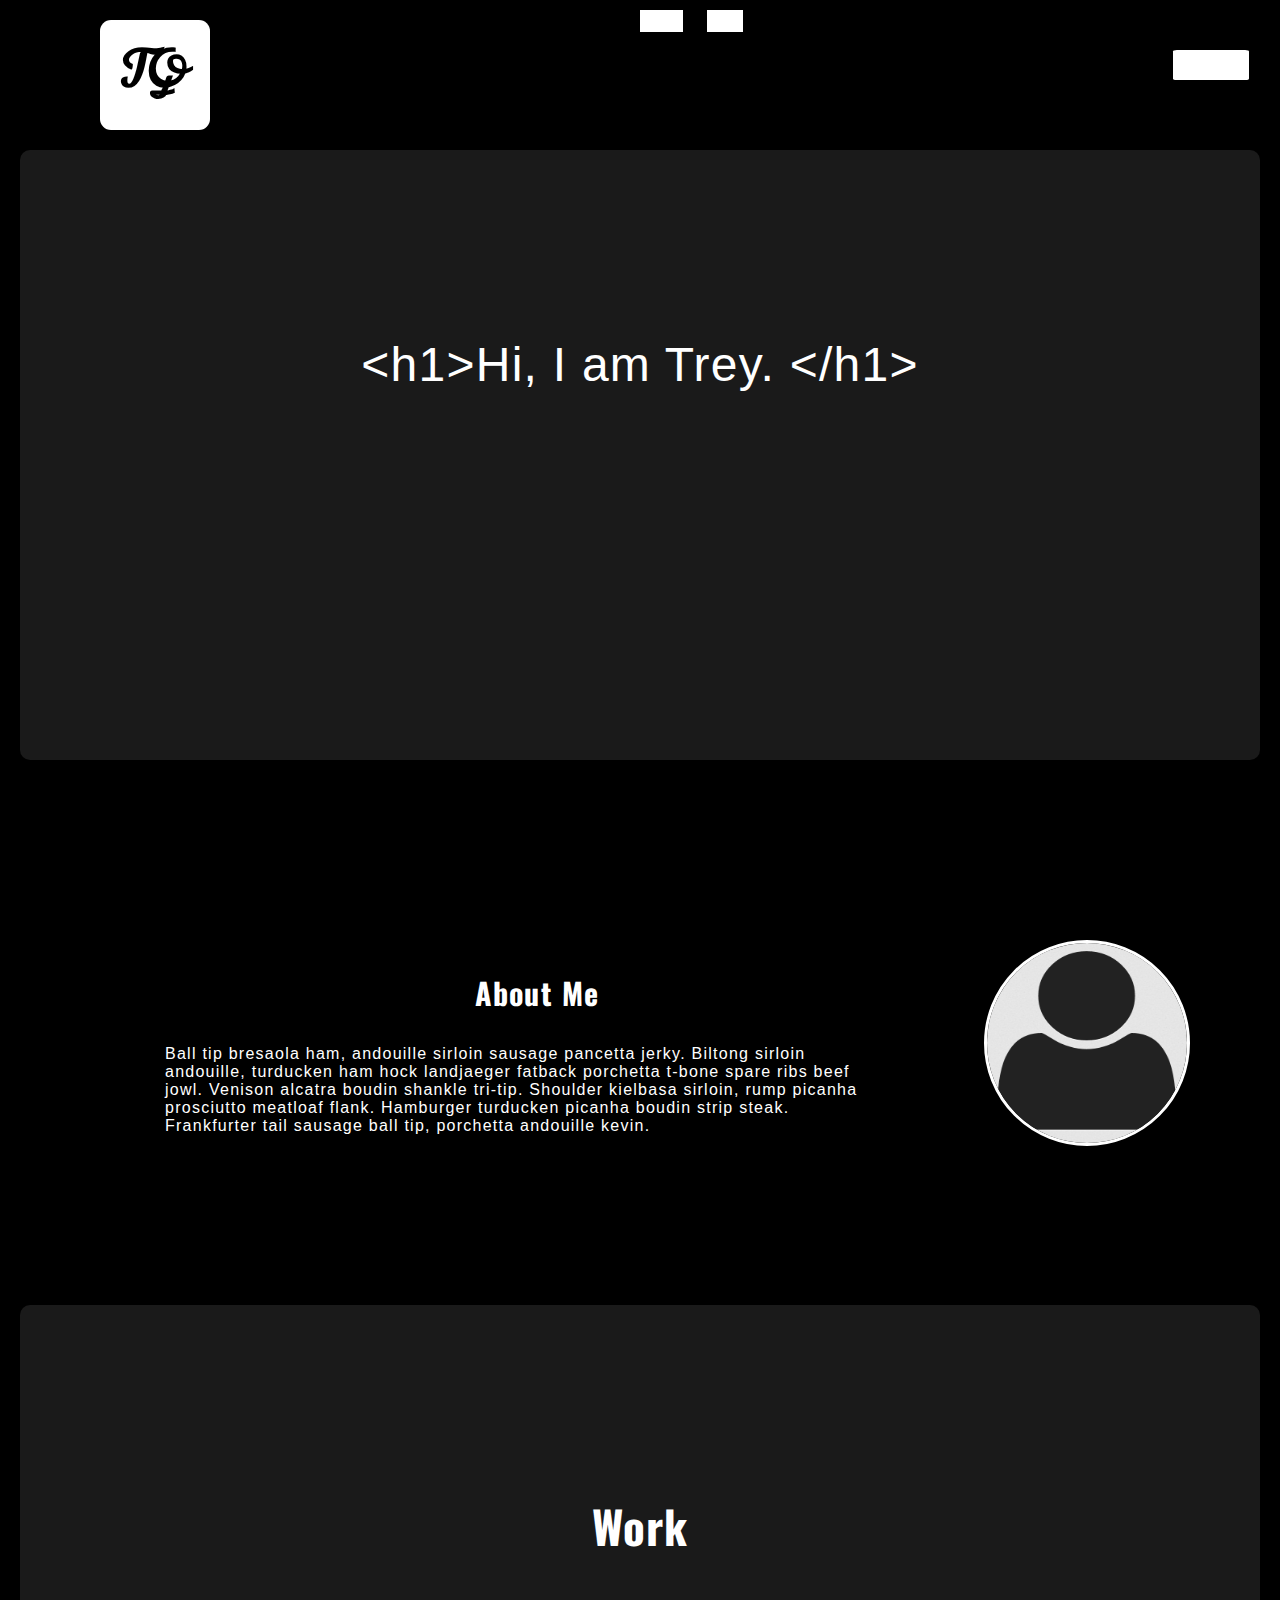
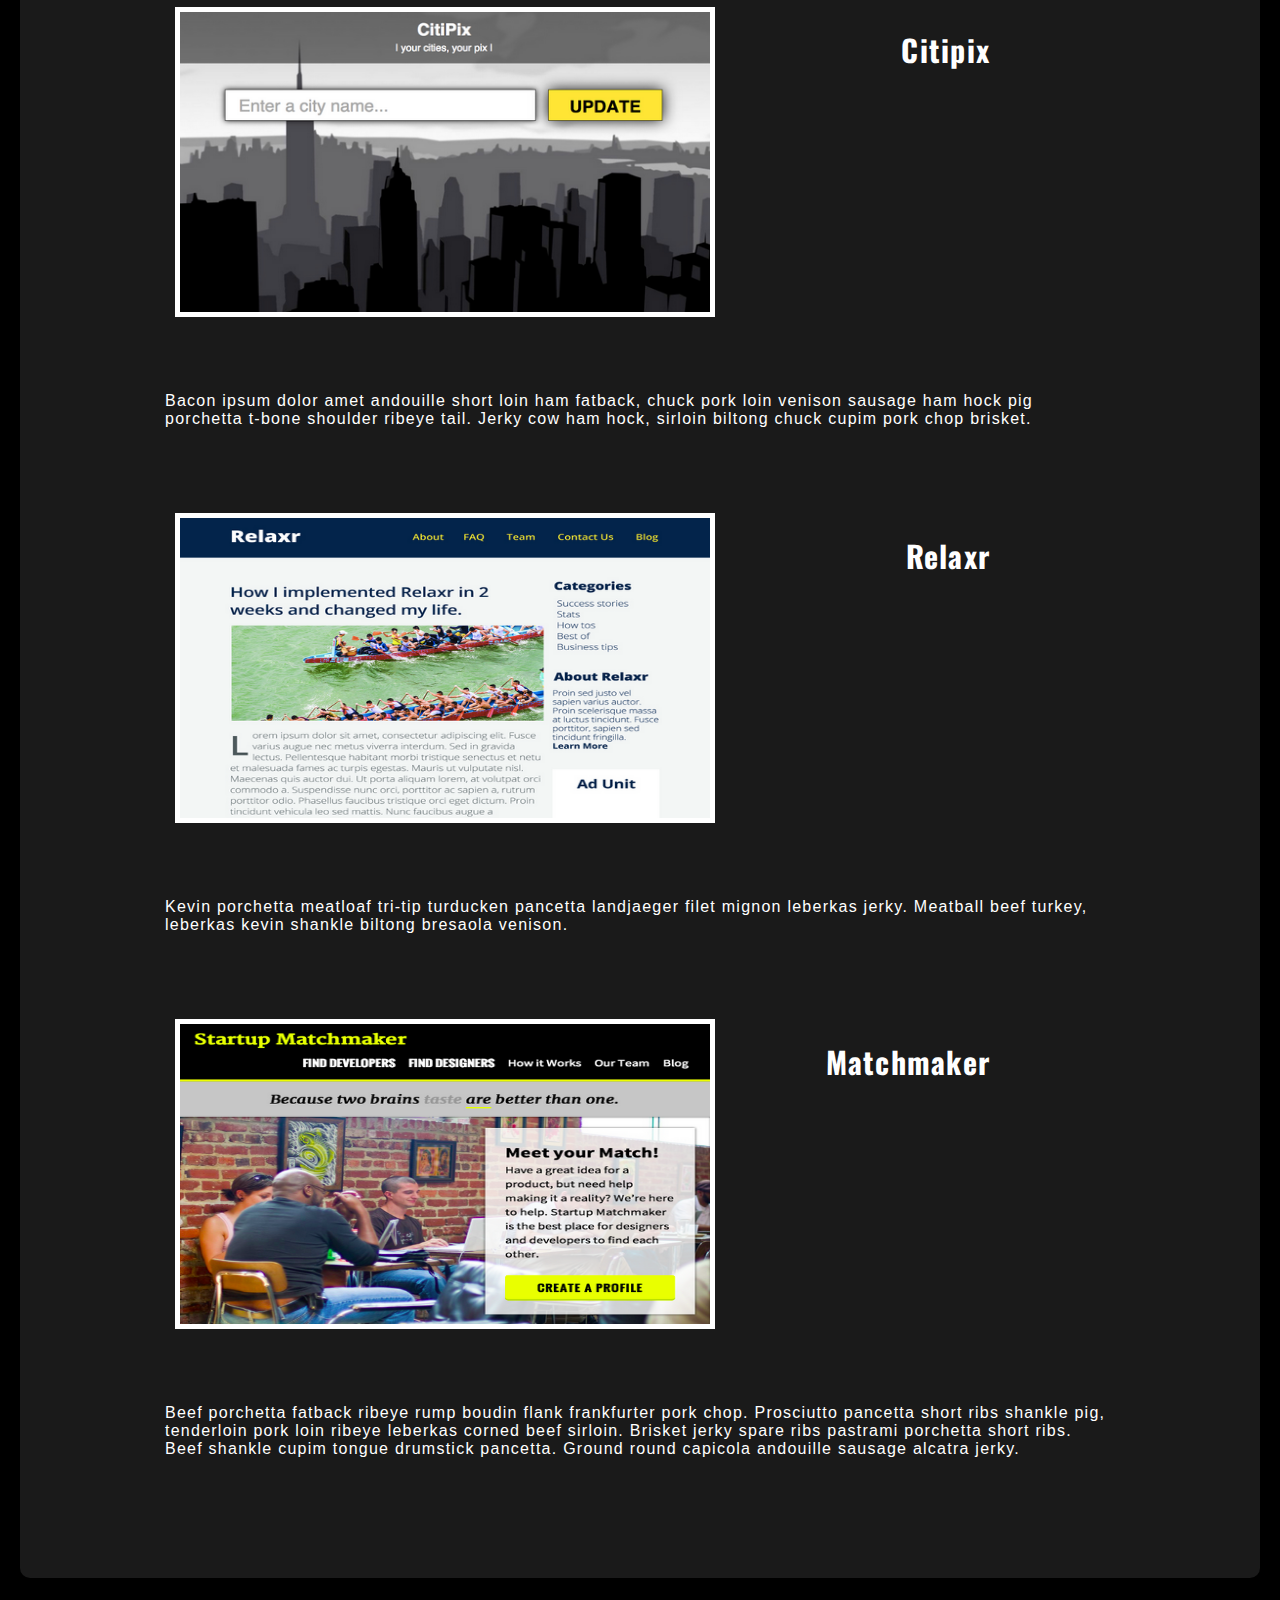
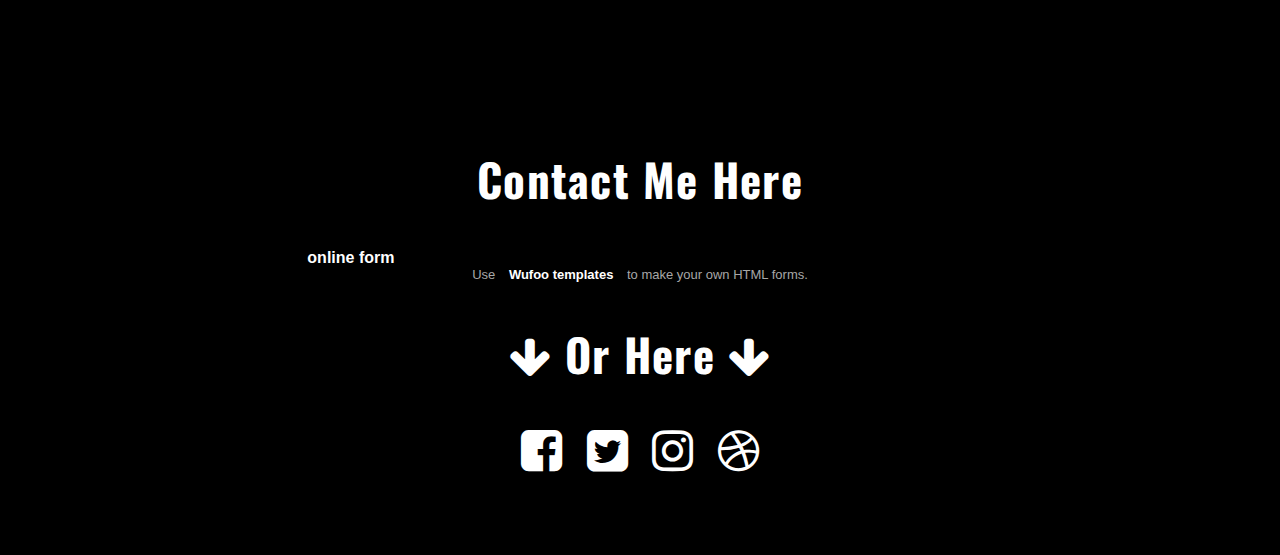
<file: index.html>
<!DOCTYPE html>
<html>
	<head>
		<title>Trey Quattlebaum</title>
		<link rel="stylesheet" href="https://maxcdn.bootstrapcdn.com/font-awesome/4.5.0/css/font-awesome.min.css">
		<link href='https://fonts.googleapis.com/css?family=Norican' rel='stylesheet' type='text/css'>
		<link rel="stylesheet" href="http://yui.yahooapis.com/pure/0.6.0/pure-min.css">
		<link href='https://fonts.googleapis.com/css?family=Oswald' rel='stylesheet' type='text/css'>
		<link rel="stylesheet" href="css/normalize.css">
		<link rel="stylesheet" href="css/style.css">
	</head>
	<body>
		<div class="container">
			<header id= "header">
				<h1 id="logo" class="blackFix">TQ</h1>
				<a class="pure-button" href="#body">About</a>
				<a class="pure-button" href="#work">Work</a>
				<a id="hire" class="pure-button" href="#contact">HIRE ME</a>
			</header>
		</div>
		<div id="billboard" >
			<!-- <div class="billboard"> -->
				<section class="section section-3">
    			<p class="text-wrapper">
        			<!-- <h1 class="h1Fix"> -->
								<span>&#60;h1&#62;</span><span>Hi, I</span> <span>am Tr</span><span>ey. </span> <span>&#60;/h1&#62;</span><br>
							<!-- </h1> -->
							<!-- <h3 class="black"> -->
								<span>&#60;h3&#62;</span><span>I am a </span><span>Front-</span><span>end Dev</span><span>eloper.</span>
								<span>&#60;/h3&#62;</span>
							<!-- </h3> -->
    			</p>
				</section>
			<!-- <h1 class="h1Fix">&#60;h1&#62; Hi, I am Trey. &#60;/h1&#62;</h1> -->
			<!-- <h3 class="black">&#60;h3&#62; I am a Front-end Developer. &#60;/h3&#62;</h3> -->
		<!-- </div>-->
	</div>
		<div id="body">
			<img id="avatar" src="images/avatar.png" alt="avatar"/>
			<h3 class="underline">About Me</h3>
			<p>Ball tip bresaola ham, andouille sirloin sausage pancetta jerky. Biltong sirloin andouille, turducken ham hock landjaeger fatback porchetta t-bone spare ribs beef jowl. Venison alcatra boudin shankle tri-tip. Shoulder kielbasa sirloin, rump picanha prosciutto meatloaf flank. Hamburger turducken picanha boudin strip steak. Frankfurter tail sausage ball tip, porchetta andouille kevin.</p>
		</div>
		<div id="work">
			<h2 class="marginplus">Work</h2>
			<a href="projects/CitiPix homework/index.html"><img class="work" src="images/citipix_deliverable.png" alt="Citipix"/></a>
			<h3 class="workhead">Citipix</h3>
			<p class="discription">Bacon ipsum dolor amet andouille short loin ham fatback, chuck pork loin venison sausage ham hock pig porchetta t-bone shoulder ribeye tail. Jerky cow ham hock, sirloin biltong chuck cupim pork chop brisket.</p>
			<a href="projects/Relaxr Landing Page/landingpage.html"><img class="work" src="images/relaxr_deliverable.png" alt="Relaxr"/></a>
			<h3 class="workhead">Relaxr</h3>
			<p class="discription">Kevin porchetta meatloaf tri-tip turducken pancetta landjaeger filet mignon leberkas jerky. Meatball beef turkey, leberkas kevin shankle biltong bresaola venison.</p>
			<a href="projects/Match/index.html"><img class="work" src="images/startup_matchmaker_deliverable.png" alt="Matchmaker"/></a>
			<h3 class="workhead">Matchmaker</h3>
			<p class="discription">Beef porchetta fatback ribeye rump boudin flank frankfurter pork chop. Prosciutto pancetta short ribs shankle pig, tenderloin pork loin ribeye leberkas corned beef sirloin. Brisket jerky spare ribs pastrami porchetta short ribs. Beef shankle cupim tongue drumstick pancetta. Ground round capicola andouille sausage alcatra jerky.</p>
		</div>
		<div id="contact">
			<h2>Contact Me Here</h2>
			<div id="wufoo-zl1uge512trt95">
Fill out my <a href="https://tqbaum.wufoo.com/forms/zl1uge512trt95">online form</a>.
</div>
<div id="wuf-adv" style="font-family:inherit;font-size: small;color:#a7a7a7;text-align:center;display:block;">Use <a href="http://www.wufoo.com/gallery/templates/">Wufoo templates</a> to make your own HTML forms.</div>
<script type="text/javascript">var zl1uge512trt95;(function(d, t) {
var s = d.createElement(t), options = {
'userName':'tqbaum',
'formHash':'zl1uge512trt95',
'autoResize':true,
'height':'502',
'async':true,
'host':'wufoo.com',
'header':'show',
'ssl':true};
s.src = ('https:' == d.location.protocol ? 'https://' : 'http://') + 'www.wufoo.com/scripts/embed/form.js';
s.onload = s.onreadystatechange = function() {
var rs = this.readyState; if (rs) if (rs != 'complete') if (rs != 'loaded') return;
try { zl1uge512trt95 = new WufooForm();zl1uge512trt95.initialize(options);zl1uge512trt95.display(); } catch (e) {}};
var scr = d.getElementsByTagName(t)[0], par = scr.parentNode; par.insertBefore(s, scr);
})(document, 'script');</script>


			<!-- <h2 class="marginplus">Contact me by...</h2>
			<ul>
				<li>Phone:</li>
				<li>770.596.1897</li>
			</ul>
			<h3>Or</h3>
			<ul>
				<li>Email:</li>
				<li>f.m.quattlebaum@gmail.com</li>
			</ul>
			<br> -->
			<div id="arrow">
				<h2 class="marginminus"><i class="fa fa-arrow-down fa-1x"></i>
				Or Here
				<i class="fa fa-arrow-down fa-1x"></i></h2>
			</div>
		</div>
		<div id="footer">
			<a href="https://www.facebook.com/"><i class="fa fa-facebook-square fa-3x"></i></a>
			<a href="https://twitter.com/"><i class="fa fa-twitter-square fa-3x"></i></a>
			<a href="https://www.instagram.com/?hl=en"><i class="fa fa-instagram fa-3x"></i></a>
			<a href="https://dribbble.com/"><i class="fa fa-dribbble fa-3x"></i></a>
		</div>
		<script src="http://ajax.googleapis.com/ajax/libs/jquery/1.11.1/jquery.min.js"></script>
    <script src="js/jScrollability.js"></script>
    <script src="js/main.js"></script>
	</body>
</html>
</file>
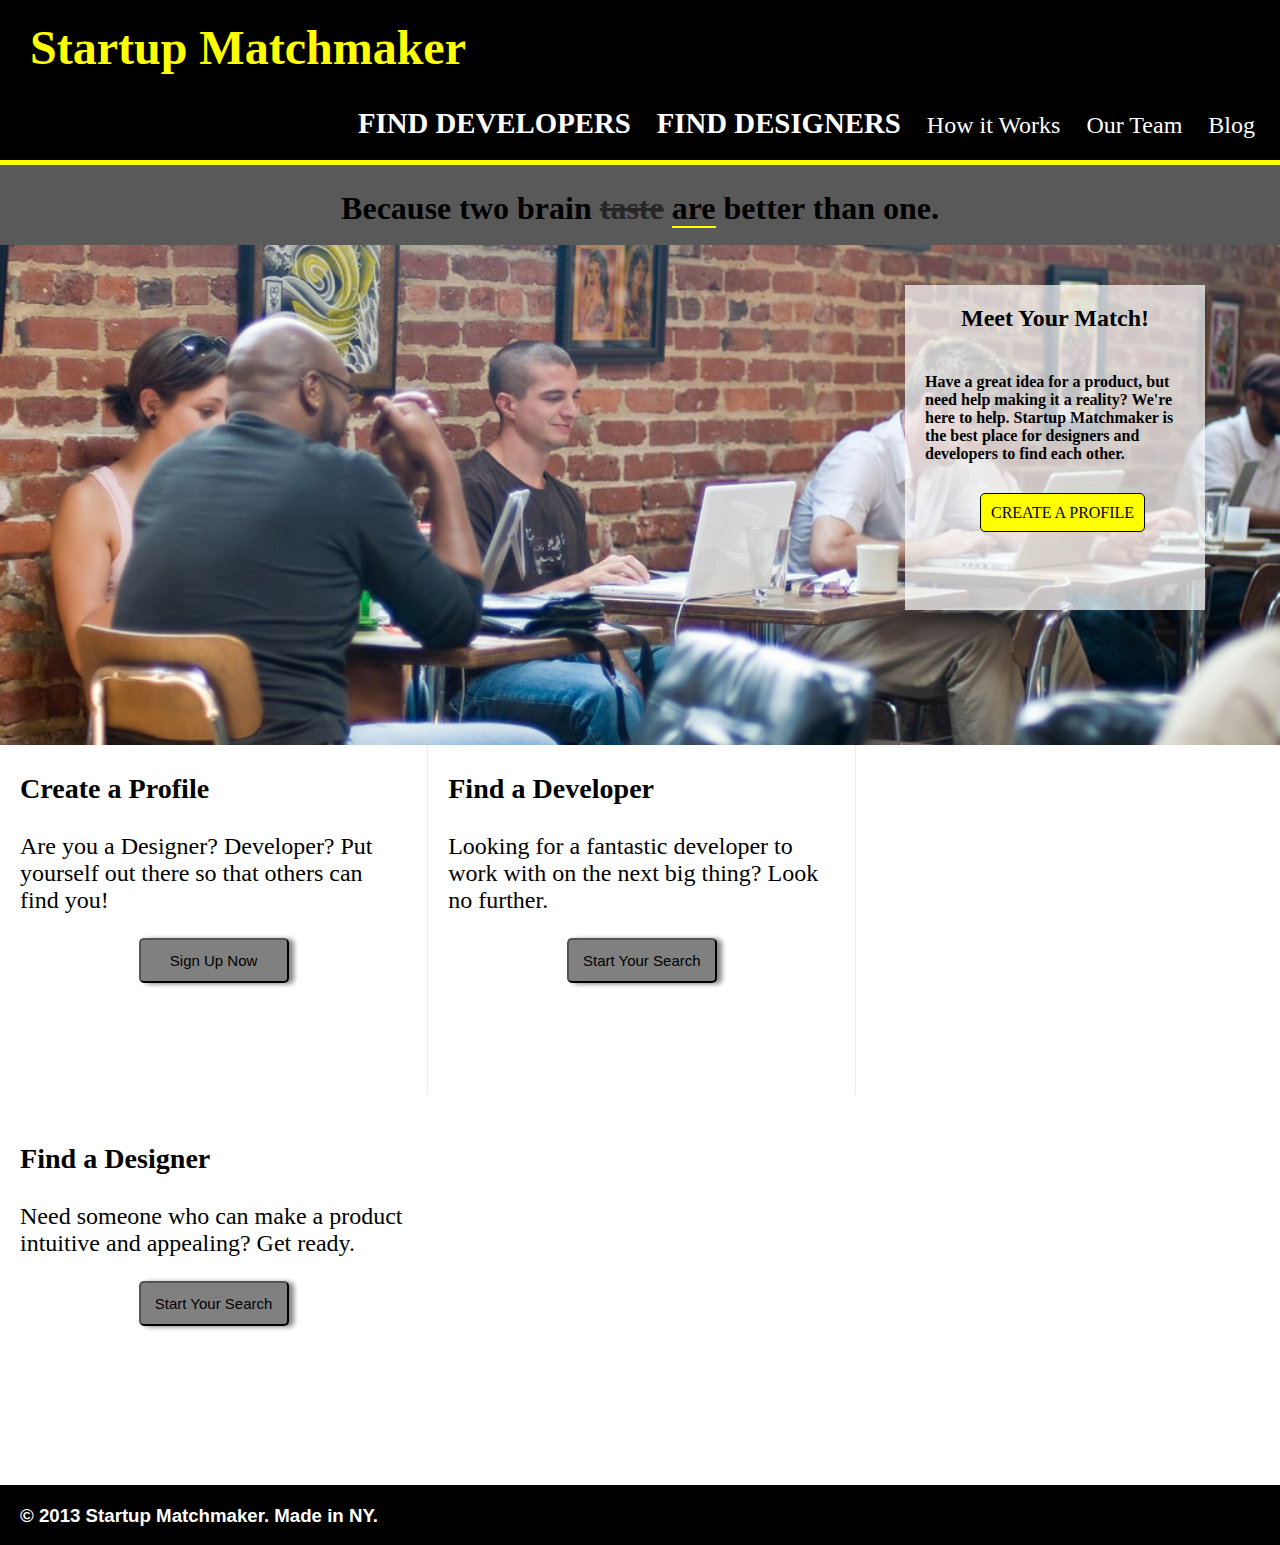
<file: projects/Match/index.html>
<!DOCTYPE html>
<html lang="en">
	<head>
		<link rel="stylesheet" href="style.css">
	</head>
	<body>
		<header>
  			<h1>Startup Matchmaker</h1>
   		<nav>
          	<a class="bold" href="#">FIND DEVELOPERS</a>
          	<a class="bold" href="#">FIND DESIGNERS</a>
       		<a href="#">How it Works</a>
       		<a href="#">Our Team</a>
         	<a href="#">Blog</a>
  		</nav>
 		</header>
		<div id="grayBar">
			<h2 class="bold">Because two brain <span class="through">taste</span>
				<span class="under">are</span> better than one.</h2>
		</div><!--grayBar-->
		<div id="billBoard">
			 <div>
<article class="meet">
    <h2 class="m_title">Meet Your Match!</h2>
    <h4 class="m_body">Have a great idea for a product, but need help making it a reality? We're here to help. Startup Matchmaker is the best place for designers and developers to find each other.</h4>
    <a hrf="#" class="m_button">CREATE A PROFILE</a>
    </article>
    </div>
		</div><!--billBoard-->
		<div>
      <!-- Removed the section tags, used the section class on the elements instead of the div. Teh div created a box for me to organize the articles in. I changed the sections to articles only to make it easier to read. -->
     		<article id="left" class="sections">
       			<!-- <section> -->
        			<h3>Create a Profile</h3>
         			<p>Are you a Designer? Developer? Put yourself out there so that others can find you!</p>
         			<div class="section-buttons">
          				<button>Sign Up Now</button>
         			</div>
       			<!-- </section> -->
     		</article>
     	  <article id="center" class="sections">
       		<!-- <section> -->
         		<h3>Find a Developer</h3>
         		<p>Looking for a fantastic developer to work with on the next big thing? Look no further.</p>
         		<div class="section-buttons">
           			<button>Start Your Search</button>
         		</div>
       		<!-- </section> -->
     	  </article>
     	  <article id="right" class="sections">
       		<!-- <section> -->
         		<h3>Find a Designer</h3>
        		<p>Need someone who can make a product intuitive and appealing? Get ready.</p>
         		<div class="section-buttons">
          			<button>Start Your Search</button>
         		</div>
       		<!-- </section> -->
     	  </article>
   	</div>
		<footer>
        	<h6>&#169; 2013 Startup Matchmaker. Made in NY.</h6>
          <!---h6 tag was not closed out---->
    </footer>
       
	</body>
	</html>
</file>
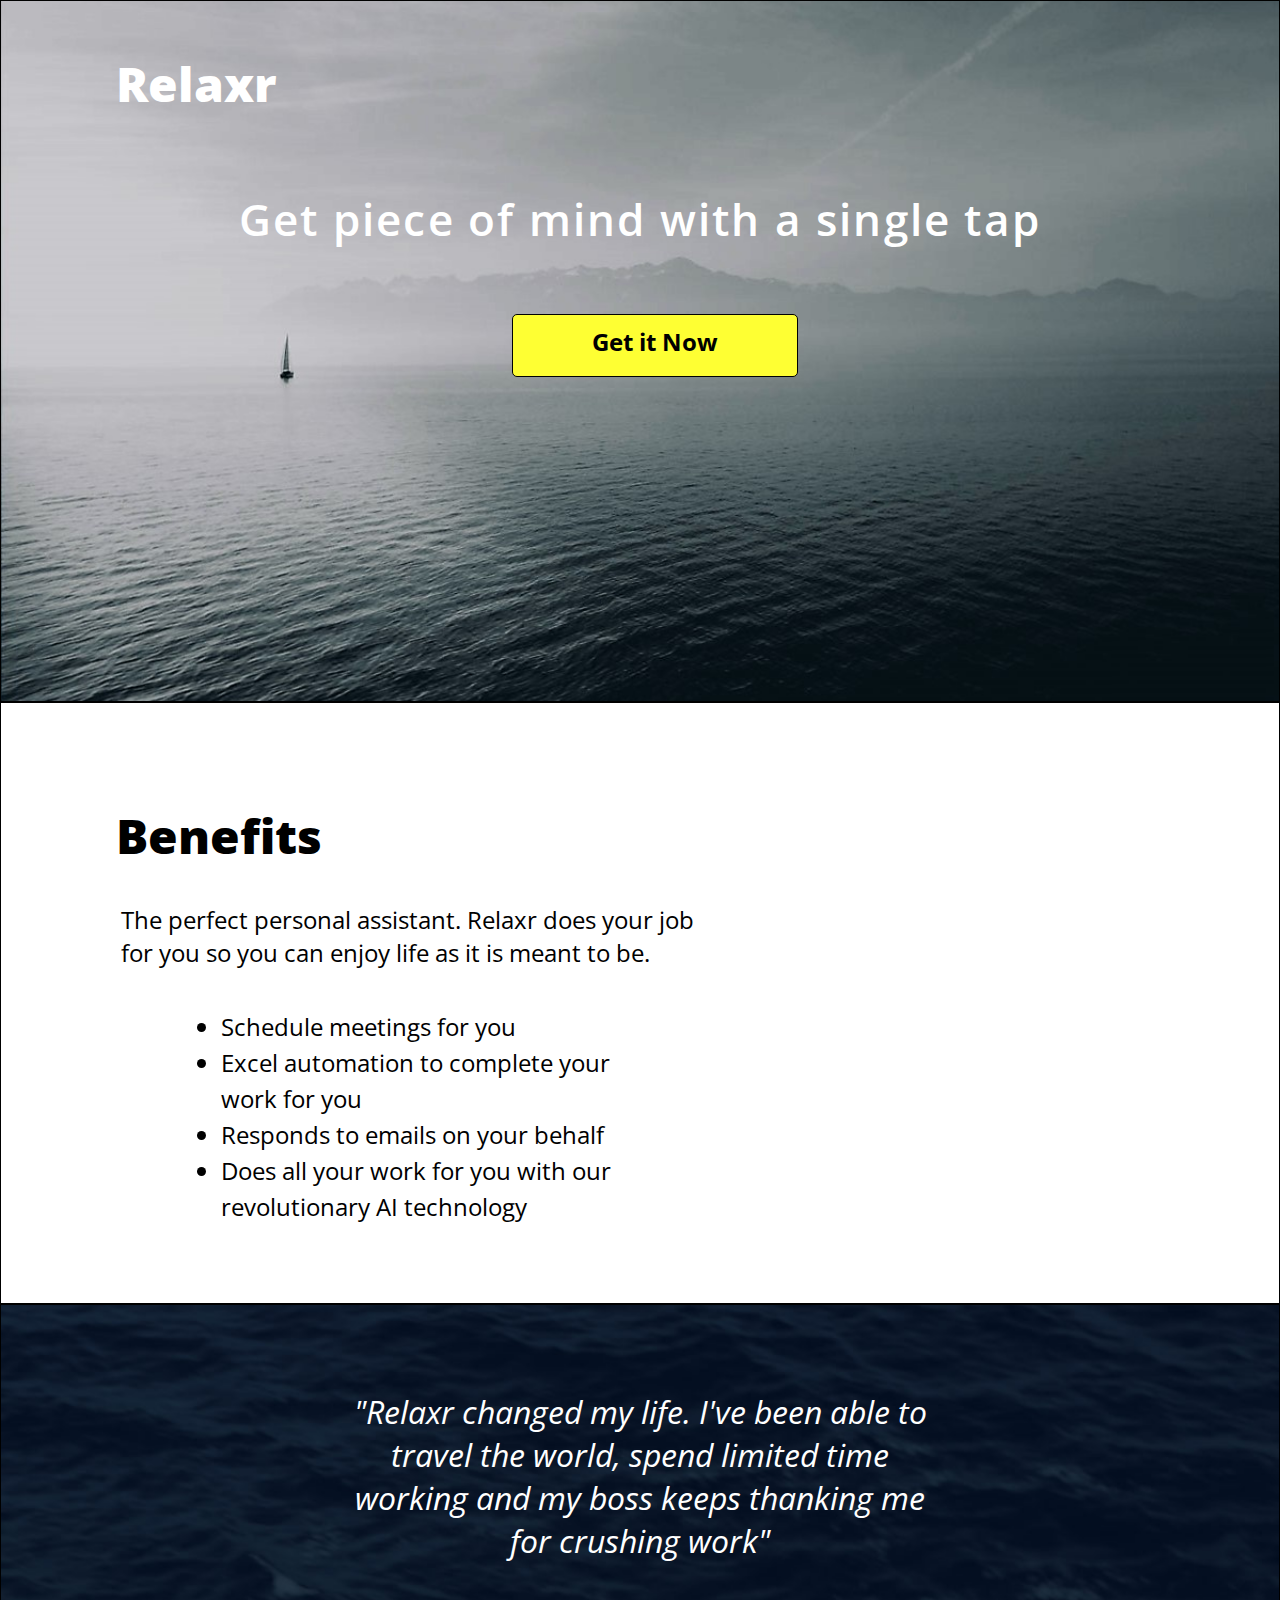
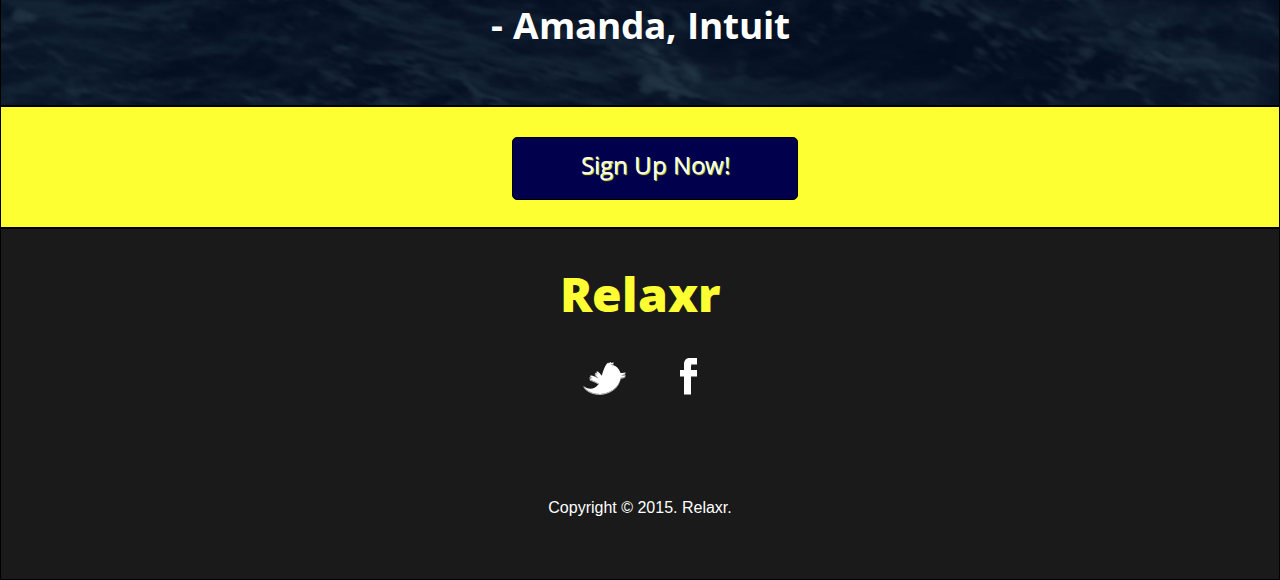
<file: projects/Relaxr Landing Page/landingpage.html>
<!DOCTYPE html>
<html lang="en">
	<head>
    	<meta charset="utf-8">
    	<meta name="description" content="Your description goes here">
    	<meta name="keywords" content="one, two, three">

		<title>Relaxer- Get piece of mind with a single tap</title>

		<!-- external CSS link -->
		<link rel="stylesheet" href="css/normalize.css">
		<link href='https://fonts.googleapis.com/css?family=Open+Sans:600,400,800' rel='stylesheet' type='text/css'>
		<link rel="stylesheet" href="css/style.css">

	</head>
	<body>
		<div id="header">
				<h1>Relaxr</h1>
				<h2 class="center">Get piece of mind with a single tap</h2>
				<a href="#bookmark"><div class="button">Get it Now</div></a>
		</div>
		<div id="benefits">
			<h1>Benefits</h1>
			<div>
				<p>The perfect personal assistant. Relaxr does your job for you so you can enjoy life as it is meant to be.</p>
				<ul>
					<li>Schedule meetings for you</li>
					<li>Excel automation to complete your work for you</li>
					<li>Responds to emails on your behalf</li>
					<li>Does all your work for you with our revolutionary AI technology</li>
				</ul>
			</div>
		</div>
		<div id="quote">
			<blockquote>"Relaxr changed my life. I've been able to travel the world, spend limited time working and my boss keeps thanking me for crushing work"</blockquote>
			<h3>- Amanda, Intuit</h3>
		</div>
		<div id="signUp">
			<div id="bookmark" class="button">Sign Up Now!</div>
		</div>
		<div id="footer">
			<h1>Relaxr</h1>
			<a href="https://twitter.com/?lang=en"><img src="images/twitter.png" alt="Twitter"/></a>
			<a href="https://www.facebook.com/"><img src="images/facebook.png" alt="Facebook"></a>
			<p>Copyright &copy; 2015. Relaxr.</p>
		</div>
	</body>
</html>
</file>
<file: css/style.css>
/*This section of CSS used on all pages*/
#hire, .pure-button, h3, h2, li, .h1Fix, #billboard{
	font-family: "Oswald", sans-serif;
}
body {
	background-color: black;
	/*background-image: url(images/desk.jpg);
	background-repeat: no-repeat;
    background-attachment: fixed;
    background-position: center;
    background-size: cover;
    z-index: -1;*/
}
#header {
	/*text-align: center;
	margin: 20px;
	padding:0px 50px 10px 50px;
	/*background-color: black;*/
	/*border-radius: 10px;*/
	/*opacity: 0.7;*/
	/*position: fixed;*/
}
.container {
	position: fixed;
	top: 0;
	text-align: center;
	margin: 10px 20px;
	padding:0px 70px 10px 70px;
	background-color: black;
	border-radius: 10px;
	width: 1169px;
}
a{
	font-weight: bold;
	text-decoration: none;
	color: white;
	margin: 10px;
}
a:hover {
	color: #0066ff;
}
#logo{
	font-family: "Norican", cursive;
	font-size: 50px;
	float:left;
	border-radius: 10%;
	height: 80px;
	width: 80px;
	padding: 15px 15px 15px 15px;
	margin: 10px;
	background-color: white;
}
#hire{
	font-size: 20px;
	float:right;
	background-color: white;
	border-radius: 5%;
}
.pure-button{
	background-color: white;
	font-size: 15px;
	margin: 40px 10px 40px 10px;
	letter-spacing: 1.25px;
}
#footer{
	text-decoration: none;
	text-align: center;
	padding-top: 25px;
	padding-bottom: 25px;
	margin: 5px 20px 55px 20px;
	/*background-color: black;*/
	border-radius: 10px;
	/*opacity: 0.7;*/
}
h3 {
	text-align: center;
	font-size: 30px;
	color: white;
	letter-spacing: 1.25px;
}
.billboard {
	height: 200px;
	width: 700px;
	margin-left: 375px;
	margin-top: 85px;
	text-align: left;
}
.black {
	color: black;
	text-align: left;
}
.h1Fix{
	/*text-align: left;*/
	font-size: 40px;
	color: black;
	letter-spacing: 1.25px;
}
p{
	font-family: "Oswald light 300", sans-serif;
	color: white;
	letter-spacing: 1.25px;

}

h2 {
	text-align: center;
	color: white;
	font-size: 45px;
	letter-spacing: 1.25px;
}
/*End of all pages CSS*/
#billboard{
	border-radius: 10px;
	/*background-color: white;*/
	background-color: #1a1a1a;
	padding: 75px 70px 35px 70px;
	margin: 150px 20px 5px 20px;
	/*opacity: 0.7;*/
	height: 500px;
	text-align: center;
}
/*Beginning About page CSS*/
#body{
	border-radius: 10px;
	/*background-color: gray;*/
	padding: 150px 70px 35px 70px;
	margin: 30px 20px;
	/*opacity: 0.7;*/
	height: 300px;
}
#avatar{
	height: 200px;
	width: 200px;
	float: right;
	border-radius: 100%;
	border: 3px solid white;
}
#body p {
	width: 700px;
	margin-left: 75px;
}
/*End About page*/
/*Beginning of Work page CSS*/
.work {
	height: 300px;
	width: 530px;
	border: 5px solid white;
	margin-left: 75px;
	float: left;
	opacity: 1;
}
#work {
	display: inline-block;
	border-radius: 10px;
	background-color: #1a1a1a;
	padding: 150px 70px 45px 70px;
	margin: 0px 20px 5px 20px;
}
.discription{
	float: right;
	margin: 75px;
}
.workhead {
	float: right;
	margin-right: 200px;
}

/*End of Work Page CSS*/
/* Beginning of Hire Me page CSS*/
#contact {
	border-radius: 10px;
	/*background-color: black;*/
	padding: 120px 200px 10px 200px;
	margin: 5px 20px 5px 20px;
	/*opacity: 0.7;*/
}
li {
	/*font-family: "Oswald", sans-serif;*/
	text-align: left;
	font-size: 30px;
	color: white;
	list-style: none;
	margin-bottom: 15px;
}
.marginminus {
	margin-bottom: 0px;
}
/*End of Hire Me page*/
.marginplus {
	margin-bottom: 50px,
}
.section-3 .text-wrapper {
    max-width: 900px;
    margin: auto;
    font-size: 3em;
    line-height: 4em;
    margin-top: 4%;
		/*color: black;*/
}
.section-3 .text-wrapper span {
    opacity: 0;
    -webkit-transition: opacity 0.2s;
}
.section-3 .text-wrapper span.visible {
    opacity: 1;
}
#work a {
	clear: right;
	height: 300px;
	width: 530px;
	/*border: 5px solid white;*/
	/*margin-left: 75px;*/
	float: left;
	opacity: 1;
}
.blackFix {
	color: black;
}
</file>
<file: projects/Match/style.css>
#grayBar{
	height: 80px;
	text-align: center;
	background-color: #595959;
	margin-top: 0px;
}
#billBoard{
	background-image: url(images/coworking.jpg);
	background-repeat: no-repeat;
	background-size: cover;
	background-position: center;
	height: 500px;
}
.through{
	text-decoration: line-through;
	color: #262626;
}
.under{
	border-bottom: 2px solid yellow;
}
#grayBar h2{
	padding-top: 25px;
	margin-top: 0px;
	font-size: 200%;
}

footer{
 width: 100%;
 height: 60px;
 background-color: black;
 font-size: 14pt;
 color: white;
 margin-bottom: 0px;
 /*--- footer has a default is display: block;  (without css reset)*/
 display: inline-block;
}
h6 {
 font-family: sans-serif;
 font-size: 14pt;
 color: white;
 padding: 20px 0px 0px 20px;
 /*----Added to clear white space at bottom---------*/
 margin-bottom: 0px;
 /*---- h6 tag has a default margin setting (without css reset)----*/
 margin-top: 0px;
}
.bold{
 font-weight: 800;
 font-size: 120%;

}
header{
 height: 160px;
 background-color: black;
 border-bottom:5px solid yellow;
}
h1{
 color: yellow;
 padding-left: 30px;
 padding-top: 20px;
 font-size: 300%;
/*--Adding margin-top: 0px; got rid of the white space above the header--*/
 margin-top: 0px;
}
nav a{
 color:white;
 padding:10px;
text-decoration: none;

}
nav{
 float: right;
 font-size: 150%;
 padding-right: 15px;
 padding-bottom: 15px;

}
.section-buttons{
   text-align: center;
   margin: 0 auto;
}

button{
   box-shadow: 5px 1px 5px #888888 ;
   background-color: gray;
   border-radius: 5px;
   padding: 12px 0;
   width: 150px;
   font-size: 15px;
}

.sections{
 width: 30.25%;
 /*--- Added a defined hight to .sections-----*/
 height: 350px;
 /*margin: 0 auto;*/
 /*border: 1px solid gray;*/
 /*text-align: center;*/
 /*display: inline-block;*/
 /*margin-right: 0px;*/
 font-size: 150%;
 float: left;
 padding: 0px 20px 0px 20px;
 margin-bottom: 20px;

}

#left{
 /*width: 33%;*/
 /*display:inline-block;*/
}

#center{
 /*width: 33%;*/
 /*display: block;*/
 border-left: 1px solid rgba(192,192,192,0.3);
 border-right: 1px solid rgba(192,192,192,0.3);
 /*margin: 0px;*/
}

#right{
 /*width: 33%;*/
 /*float: right;*/
}
.meet {
    float: right;
    text-align: left;
    background-color:  rgba(255,255,255,.7);
    width: 300px;
    height: 325px;
    margin-top: 40px;
    margin-right: 75px;
}
.m_title {
    text-align: center;
    
        
}
.m_button {
    text-decoration: none;
    background-color: yellow;
    padding: 10px;
    box-shadow: 10px;
    border-radius: 5px;
    margin-left: 25%;
    border: 1px solid black;
    
}
.m_body{
	padding: 20px;
}
body {
	width: 100%;
	margin: 0px;
	padding: 0px;
}
</file>
<file: projects/Relaxr Landing Page/css/style.css>
/*
Project Name: Relaxer Landing Page
Client: Relaxer
Author: Trey Quattlebaum
Front-end Developer
*/

#header, #header h1, h2, .button, #quote, #footer h1 {
    font-family: "Open Sans", sans-serif;
}
#header, #quote{
    background-size: cover;
    background-repeat: no-repeat;
    background-position: center;
}
#header{
    background-image: url(../images/header_bg.jpg);
    height: 700px;
    background-color: grey;
    text-align: center;
}
#header h1{
    height: 38px;
    width: 158px;
    color: white;
    margin: 50px 115px;
    font-size: 3em;
    font-weight: 800;
}
body>div{
    border: 1px solid black;
}
h2{
    color: white;
    margin-top: 100px;
    margin-bottom: 65px;
    font-size: 2.75em;
    font-weight: 600;
    letter-spacing: 0.05em
}
.button {
    font-size: 1.5em;
    margin-top: 25px;
    height: 51px;
    width: 284px;
    border-radius: 5px;
    border: 1px solid black;
    text-shadow: 1px 1px 1px #feff33;
    margin-left: 40%;
    padding-top: 10px;
}
a {
    text-decoration: none;
}
#header .button {
    background-color: #feff33;
    font-weight: bold;
    color: black;
}
#benefits {
    background-color: white;
    height: 600px;
    font-size: 1.5em;
    font-family: "Open Sans", sans-serif;
}
#benefits h1{
    margin-left: 115px;
    margin-top: 100px;
    margin-bottom: 0px;
    font-weight: 800;
}
ul {
    margin-left: 60px;
    margin-top: 40px;
    line-height: 1.5em;
    width: 445px;
}
#benefits div{
    width: 580px;
    height: 350px;
    margin-left: 120px;
    margin-top: 35px;
}
#quote {
    background-image: url(../images/testimonial_bg.jpg);
    height: 400px;
    background-color: grey;
    text-align: center;
    color: white;
    font-size: 2em;
}
blockquote {
    margin: 85px 350px 0px 350px; 
    font-style: italic;
    font-weight: 400;
    text-align: center;
}
#signUp {
    height: 120px;
    text-align: center;
    background-color: #feff33;
}
#signUp .button {
    margin-top: 30px;
    margin-bottom: 30px;
    background-color: #00004d;
    color: white;
}
#footer{
    background-color:  #1a1a1a;
    height: 350px;
    text-align: center;
}
#footer h1{
    font-size: 3em;
    font-weight: 800;
    color:  #feff33;
}
#footer p{
    color: white;
    margin-top: 100px;
}
#footer a{
    margin: 25px;
}
#header .button:hover{
    background-color: #00004d;
    color: white;
}
#signUp .button:hover {
    color: #feff33;
}
</file>
